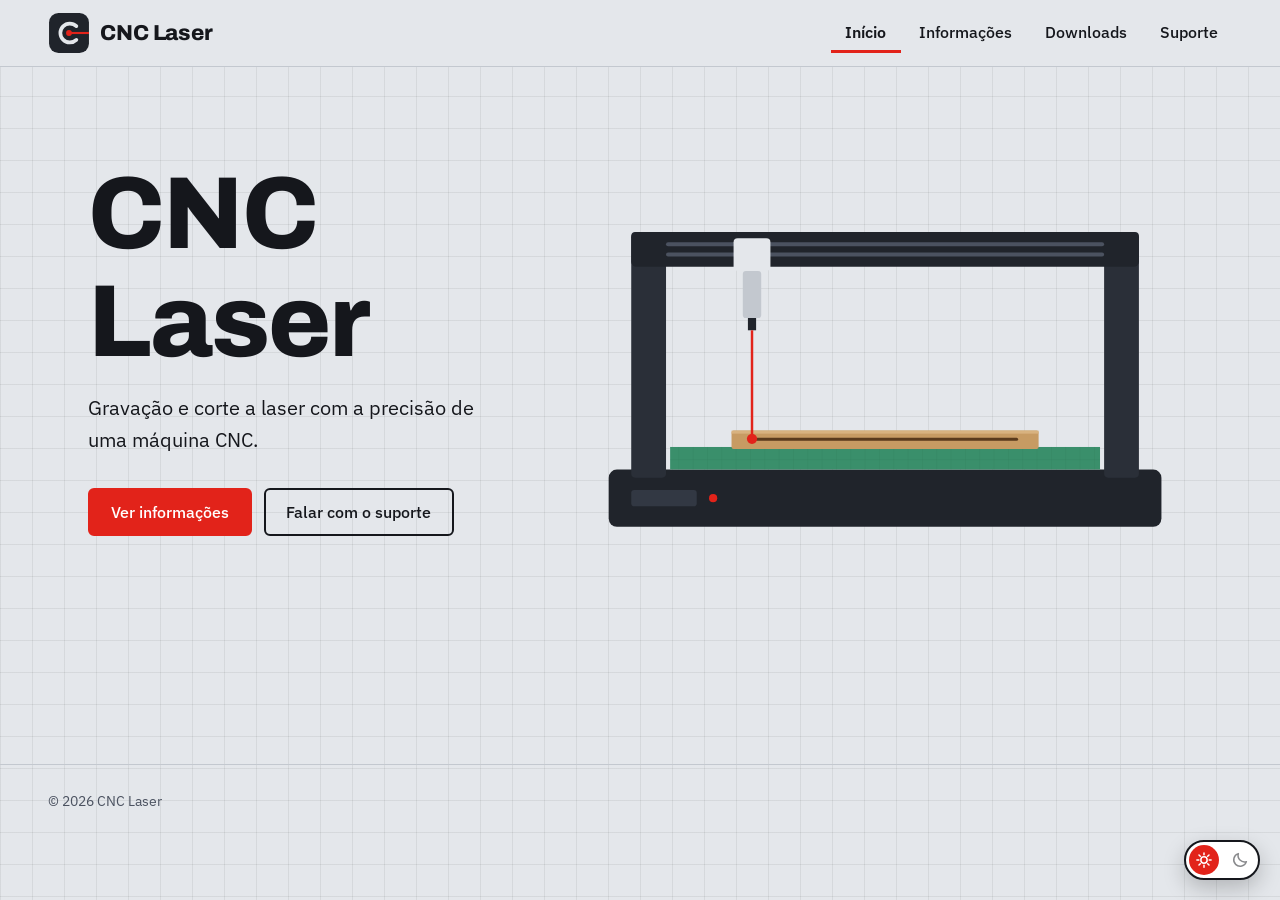
<file: CNC-Laser/index.html>
<!DOCTYPE html>
<html lang="pt-PT">
<head>
  <meta charset="UTF-8">
  <meta name="viewport" content="width=device-width, initial-scale=1">
  <title>CNC Laser</title>
  <meta name="description" content="CNC Laser: gravação e corte a laser com precisão de CNC.">
  <link rel="icon" href="data:image/svg+xml,%3Csvg xmlns='http://www.w3.org/2000/svg' viewBox='0 0 40 40'%3E%3Crect width='40' height='40' rx='8' fill='%2320242B'/%3E%3Cpath d='M27 13.5A9 9 0 1 0 27 26.5' stroke='%23E4E7EB' stroke-width='3.5' fill='none' stroke-linecap='round'/%3E%3Cpath d='M20 20H36' stroke='%23E2231A' stroke-width='2'/%3E%3C/svg%3E">
  <link rel="preconnect" href="https://fonts.googleapis.com">
  <link rel="preconnect" href="https://fonts.gstatic.com" crossorigin>
  <link href="https://fonts.googleapis.com/css2?family=Archivo:wght@500;800&family=IBM+Plex+Sans:wght@400;500&display=swap" rel="stylesheet">
  <link rel="stylesheet" href="style.css">
  <script>
    /* Aplica o tema antes de a página aparecer, para não piscar */
    (function () {
      var t;
      try { t = localStorage.getItem("tema"); } catch (e) {}
      if (t !== "claro" && t !== "escuro") {
        t = window.matchMedia && matchMedia("(prefers-color-scheme: dark)").matches ? "escuro" : "claro";
      }
      document.documentElement.dataset.tema = t;
    })();
  </script>
</head>
<body>

  <header class="topo">
    <!-- Logótipo (canto superior esquerdo) -->
    <a class="logo" href="#inicio" data-go="inicio" aria-label="CNC Laser, ir para o início">
      <svg class="logo-marca" viewBox="0 0 40 40" aria-hidden="true">
        <rect x="1" y="1" width="38" height="38" rx="9" fill="#20242B"/>
        <path d="M27 13.5A9 9 0 1 0 27 26.5" stroke="#E4E7EB" stroke-width="3.5" fill="none" stroke-linecap="round"/>
        <path d="M20 20H39" stroke="#E2231A" stroke-width="2"/>
        <circle cx="20" cy="20" r="2.8" fill="#E2231A"/>
      </svg>
      <span class="logo-nome">CNC Laser</span>
    </a>

    <!-- Botões (canto superior direito) -->
    <nav class="menu" aria-label="Principal">
      <button type="button" data-go="inicio">Início</button>
      <button type="button" data-go="informacoes">Informações</button>
      <button type="button" data-go="downloads">Downloads</button>
      <button type="button" data-go="suporte">Suporte</button>
    </nav>
  </header>

  <main>

    <!-- TELA: INÍCIO -->
    <section id="view-inicio" class="tela tela-inicio" aria-labelledby="t-inicio">
      <div class="inicio-texto">
        <h1 id="t-inicio" tabindex="-1">CNC Laser</h1>
        <p class="lead">Gravação e corte a laser com a precisão de uma máquina CNC.</p>
        <div class="acoes">
          <button type="button" class="btn btn-principal" data-go="informacoes">Ver informações</button>
          <button type="button" class="btn" data-go="suporte">Falar com o suporte</button>
        </div>
      </div>

      <!--
        IMAGEM DA IMPRESSORA
        Quando tiveres uma foto real, apaga o <svg> abaixo e usa:
        <img src="imagens/impressora.jpg" alt="Impressora CNC Laser">
      -->
      <div class="maquina" id="imagem-impressora">
        <svg viewBox="0 0 600 400" role="img" aria-label="Ilustração da impressora CNC Laser a gravar uma tábua de madeira">
          <defs>
            <pattern id="grelha" width="14" height="14" patternUnits="userSpaceOnUse">
              <path d="M14 0H0V14" fill="none" stroke="#2f7a5b" stroke-width=".8" opacity=".55"/>
            </pattern>
          </defs>

          <!-- base -->
          <rect x="30" y="318" width="540" height="56" rx="8" fill="#20242B"/>
          <rect x="52" y="338" width="64" height="16" rx="3" fill="#323843"/>
          <circle cx="132" cy="346" r="4" fill="#E2231A"/>

          <!-- tapete de corte -->
          <rect x="90" y="296" width="420" height="22" fill="#3a8f6b"/>
          <rect x="90" y="296" width="420" height="22" fill="url(#grelha)"/>

          <!-- madeira -->
          <rect x="150" y="280" width="300" height="18" rx="2" fill="#C79B63"/>
          <rect x="150" y="280" width="300" height="3" fill="#D8B27F"/>
          <rect class="gravado" x="170" y="287" width="260" height="3" rx="1.5" fill="#5a3a1c"/>

          <!-- colunas e pórtico -->
          <rect x="52" y="86" width="34" height="240" rx="4" fill="#2a2f38"/>
          <rect x="514" y="86" width="34" height="240" rx="4" fill="#2a2f38"/>
          <rect x="52" y="86" width="496" height="34" rx="5" fill="#20242B"/>
          <rect x="86" y="96" width="428" height="4" rx="2" fill="#4b5260"/>
          <rect x="86" y="106" width="428" height="4" rx="2" fill="#4b5260"/>

          <!-- cabeça laser + feixe -->
          <g class="cabeca">
            <rect x="152" y="92" width="36" height="32" rx="4" fill="#E4E7EB"/>
            <rect x="161" y="124" width="18" height="46" rx="3" fill="#C3C8CF"/>
            <rect x="166" y="170" width="8" height="12" fill="#20242B"/>
            <line class="feixe" x1="170" y1="182" x2="170" y2="288" stroke="#E2231A" stroke-width="2.4"/>
            <circle class="ponto" cx="170" cy="288" r="5" fill="#E2231A"/>
          </g>
        </svg>
      </div>
    </section>

    <!-- TELA: INFORMAÇÕES -->
    <section id="view-informacoes" class="tela tela-texto tela-larga" aria-labelledby="t-info" hidden>
      <h1 id="t-info" tabindex="-1">Informações</h1>
      <p class="lead">Tudo o que precisas de saber sobre a CNC Laser.</p>

      <h2>Como funciona</h2>
      <ol class="passos">
        <li><strong>Desenha</strong> o teu trabalho num programa de design ou escolhe um ficheiro pronto.</li>
        <li><strong>Prepara</strong> o ficheiro: define o material, a potência e a velocidade.</li>
        <li><strong>Grava ou corta</strong>: a máquina segue o desenho com o feixe de laser.</li>
      </ol>

      <h2>Especificações</h2>

      <div class="especs">

        <!-- ÁREA DE TRABALHO -->
        <article class="espec">
          <div class="espec-texto">
            <h3>Área de trabalho</h3>
            <p class="valor" id="valor-area">Medidas a definir</p>
            <p>A cabeça do laser anda em dois eixos: o carro desliza entre as duas placas laterais e o laser sobe e desce na guia que sai dele.</p>
          </div>
          <figure class="espec-visual">
            <!-- Quando tiveres a vista de cima do Onshape, podes trocar este SVG por: <img src="imagens/vista-de-cima.png" alt="Vista de cima da impressora"> -->
            <svg viewBox="0 0 520 330" role="img" aria-label="Vista de cima da impressora CNC Laser com as medidas da área de trabalho">
              <defs>
                <marker id="seta-area" viewBox="0 0 10 10" refX="5" refY="5" markerWidth="7" markerHeight="7" orient="auto-start-reverse">
                  <path d="M0 0L10 5L0 10z" fill="currentColor"/>
                </marker>
              </defs>

              <!-- área de trabalho -->
              <rect x="120" y="40" width="280" height="170" fill="none" stroke="currentColor" stroke-opacity=".45" stroke-width="1.5" stroke-dasharray="6 6"/>

              <!-- medidas -->
              <g class="medida" fill="currentColor" stroke="currentColor">
                <line x1="122" y1="26" x2="398" y2="26" stroke-width="1.5" marker-start="url(#seta-area)" marker-end="url(#seta-area)"/>
                <text x="260" y="18" text-anchor="middle" stroke="none" data-medida="y">Y: a definir</text>
                <line x1="430" y1="42" x2="430" y2="208" stroke-width="1.5" marker-start="url(#seta-area)" marker-end="url(#seta-area)"/>
                <text x="450" y="125" text-anchor="middle" stroke="none" transform="rotate(90 450 125)" data-medida="x">X: a definir</text>
              </g>

              <!-- placas laterais -->
              <rect x="46" y="150" width="14" height="150" rx="2" fill="#C79B63" stroke="#7a5424"/>
              <rect x="460" y="150" width="14" height="150" rx="2" fill="#C79B63" stroke="#7a5424"/>

              <!-- guia e correia do eixo que liga as placas -->
              <rect x="60" y="222" width="400" height="14" fill="#C3C8CF" stroke="#8d949e"/>
              <line x1="72" y1="229" x2="448" y2="229" stroke="#8d949e" stroke-width="3" stroke-linecap="round" stroke-dasharray="0 18"/>
              <line x1="60" y1="244" x2="460" y2="244" stroke="currentColor" stroke-width="3"/>

              <!-- carro + guia que sai dele + cabeça do laser -->
              <g transform="translate(150 0)">
                <g class="carro-y">
                  <rect x="-6" y="34" width="12" height="190" fill="#C3C8CF" stroke="#8d949e"/>
                  <line x1="-10" y1="34" x2="-10" y2="214" stroke="currentColor" stroke-width="2"/>
                  <rect x="-34" y="214" width="68" height="48" rx="3" fill="#C79B63" stroke="#7a5424"/>
                  <rect x="-28" y="222" width="22" height="22" rx="2" fill="#2c3037"/>
                  <circle cx="-17" cy="233" r="4" fill="#cfd3d9"/>
                  <rect x="6" y="222" width="22" height="22" rx="2" fill="#2c3037"/>
                  <circle cx="17" cy="233" r="4" fill="#cfd3d9"/>
                  <g class="cabeca-x">
                    <rect x="-14" y="-10" width="28" height="20" rx="3" fill="#20242B"/>
                    <circle class="ponto-v" r="4" fill="#E2231A"/>
                  </g>
                </g>
              </g>
            </svg>
          </figure>
        </article>

        <!-- POTÊNCIA DO LASER -->
        <article class="espec">
          <div class="espec-texto">
            <h3>Potência do laser</h3>
            <p class="valor">Laser Tree 10W (LT-40W-AA)</p>
            <p>Alimentação de 12 V com controlo de potência por PWM. Comprimento de onda de 450 nm (laser azul).</p>
            <p>Usa sempre óculos de proteção OD5+ (200–540 nm) quando a máquina estiver a funcionar.</p>
          </div>
          <figure class="espec-visual">
            <svg viewBox="0 0 520 230" role="img" aria-label="Laser a gravar as letras ETPR/TGEI numa tábua de madeira">
              <rect x="24" y="22" width="472" height="14" rx="3" fill="#C3C8CF" stroke="#8d949e"/>

              <rect x="40" y="112" width="440" height="72" rx="4" fill="#C79B63"/>
              <rect x="40" y="184" width="440" height="12" rx="3" fill="#A57A45"/>
              <rect x="40" y="112" width="440" height="3" fill="#D8B27F"/>

              <text class="gravura" x="142" y="157" textLength="236" lengthAdjust="spacing">ETPR/TGEI</text>
              <rect class="cobertura" x="136" y="120" width="248" height="56" fill="#C79B63"/>

              <g transform="translate(138 0)">
                <g class="cabeca-l">
                  <rect x="-15" y="36" width="30" height="42" rx="4" fill="#20242B"/>
                  <path d="M-10 46H10M-10 53H10M-10 60H10" stroke="#3b4049" stroke-width="2"/>
                  <rect x="-5" y="78" width="10" height="14" fill="#C3C8CF"/>
                  <g class="feixe-l">
                    <line x1="0" y1="92" x2="0" y2="143" stroke="#E2231A" stroke-width="2.4"/>
                    <circle class="faisca" cx="0" cy="143" r="9" fill="#ff6a3d" opacity=".35"/>
                    <circle class="faisca" cx="0" cy="143" r="4.5" fill="#ffb347"/>
                    <circle class="fumo" cx="-4" cy="136" r="3" fill="#8d949e"/>
                    <circle class="fumo f2" cx="4" cy="136" r="2.5" fill="#8d949e"/>
                    <circle class="fumo f3" cx="0" cy="136" r="3.5" fill="#8d949e"/>
                  </g>
                </g>
              </g>
            </svg>
          </figure>
        </article>

        <!-- MATERIAIS -->
        <article class="espec">
          <div class="espec-texto">
            <h3>Materiais</h3>
            <dl class="materiais">
              <div><dt>Laser</dt><dd>Laser Tree 10W (LT-40W-AA), 12 V PWM, 450 nm</dd></div>
              <div><dt>Fonte</dt><dd>12 V 10 A 120 W</dd></div>
              <div><dt>Motores</dt><dd>3× Nema 17 1.5 A (17HS4401)</dd></div>
              <div><dt>Eletrónica</dt><dd>Arduino UNO + CNC Shield v3 + A4988</dd></div>
              <div><dt>Guias</dt><dd>MGN15H (250 mm)</dd></div>
              <div><dt>Polias</dt><dd>GT2 20T, furo de 5 mm</dd></div>
              <div><dt>Correia</dt><dd>GT2 6 mm (5 metros)</dd></div>
              <div><dt>Proteção</dt><dd>Óculos OD5+ (200–540 nm)</dd></div>
              <div><dt>Parafusos</dt><dd>Kit M3 em inox</dd></div>
              <div><dt>Finais de curso</dt><dd>Micro switches SPDT (10 un.)</dd></div>
            </dl>
          </div>
          <figure class="espec-visual">
            <div class="explode" id="impressora-3d" tabindex="0"></div>
            <figcaption id="legenda-peca" class="legenda-peca" aria-live="polite">Passa o cursor sobre a impressora para ver as peças.</figcaption>
          </figure>
        </article>

        <!-- SOFTWARE -->
        <article class="espec">
          <div class="espec-texto">
            <h3>Software</h3>
            <p>Dois programas que enviam o trabalho para a máquina. Escolhe o que for mais confortável para ti.</p>
          </div>
          <div class="espec-visual links-software">
            <div class="link-software">
              <div>
                <h4>LaserGRBL</h4>
                <p>Gratuito e para Windows. Simples para gravar imagens e enviar o G-code para a máquina.</p>
              </div>
              <a class="btn btn-principal" href="https://lasergrbl.com/" target="_blank" rel="noopener">Abrir site</a>
            </div>
            <div class="link-software">
              <div>
                <h4>LightBurn</h4>
                <p>Pago, com período de teste gratuito. Mais completo para desenhar, preparar e controlar os cortes.</p>
              </div>
              <a class="btn btn-principal" href="https://lightburnsoftware.com/" target="_blank" rel="noopener">Abrir site</a>
            </div>
          </div>
        </article>

        <!-- LIGAÇÃO AO COMPUTADOR -->
        <article class="espec">
          <div class="espec-texto">
            <h3>Ligação ao computador</h3>
            <p class="valor">Dell Latitude 5400 ↔ Arduino UNO</p>
            <p>A ligação é feita por cabo USB. O computador envia as instruções e o Arduino, com a CNC Shield, comanda os motores e o laser.</p>
          </div>
          <figure class="espec-visual">
            <svg viewBox="0 0 560 250" role="img" aria-label="Portátil Dell Latitude 5400 ligado por USB ao Arduino UNO com CNC Shield">
              <!-- portátil -->
              <rect x="34" y="40" width="200" height="126" rx="9" fill="#20242B"/>
              <rect x="44" y="50" width="180" height="106" rx="4" fill="#12151a"/>
              <path d="M60 130 L92 78 L124 120 L156 70 L188 110 L208 86" fill="none" stroke="#E2231A" stroke-width="3" stroke-linecap="round" stroke-linejoin="round" pathLength="100" class="traco"/>
              <rect x="150" y="132" width="62" height="16" rx="3" fill="#3a8f6b"/>
              <text x="181" y="144" text-anchor="middle" font-size="10" fill="#fff">Enviar</text>
              <path d="M16 166H252L240 180H28Z" fill="#C3C8CF" stroke="#8d949e"/>
              <rect x="116" y="166" width="40" height="4" rx="2" fill="#8d949e"/>
              <text x="134" y="208" text-anchor="middle" class="rot-svg">Dell Latitude 5400</text>

              <!-- cabo USB -->
              <path d="M250 173C292 173 292 103 338 103" fill="none" stroke="currentColor" stroke-width="5" stroke-linecap="round"/>
              <path class="cabo-dados" d="M250 173C292 173 292 103 338 103" fill="none" stroke="#E2231A" stroke-width="4" stroke-linecap="round"/>
              <text x="304" y="150" class="rot-svg" font-size="13">USB</text>

              <!-- Arduino + CNC Shield -->
              <rect x="336" y="86" width="30" height="34" rx="2" fill="#B0B6BD" stroke="#8d949e"/>
              <rect x="350" y="56" width="184" height="130" rx="8" fill="#00979C"/>
              <rect x="364" y="64" width="158" height="114" rx="4" fill="#C62828"/>
              <rect x="372" y="68" width="142" height="6" fill="#20242B"/>
              <rect x="372" y="168" width="142" height="6" fill="#20242B"/>
              <rect x="384" y="86" width="30" height="46" fill="#1f6f43"/><rect x="390" y="90" width="18" height="14" fill="#C3C8CF"/>
              <rect x="424" y="86" width="30" height="46" fill="#1f6f43"/><rect x="430" y="90" width="18" height="14" fill="#C3C8CF"/>
              <rect x="464" y="86" width="30" height="46" fill="#1f6f43"/><rect x="470" y="90" width="18" height="14" fill="#C3C8CF"/>
              <rect x="378" y="142" width="26" height="22" fill="#1e5eb7"/>
              <circle cx="438" cy="152" r="9" fill="#20242B"/><circle cx="438" cy="152" r="4" fill="#4b5260"/>
              <circle cx="470" cy="152" r="9" fill="#20242B"/><circle cx="470" cy="152" r="4" fill="#4b5260"/>
              <circle class="led" cx="357" cy="150" r="3" fill="#ffb347"/>
              <circle class="led l2" cx="357" cy="162" r="3" fill="#ffb347"/>
              <text x="442" y="208" text-anchor="middle" class="rot-svg">Arduino UNO + CNC Shield v3</text>
            </svg>
          </figure>
        </article>

      </div>
    </section>

    <!-- TELA: DOWNLOADS -->
    <section id="view-downloads" class="tela tela-texto" aria-labelledby="t-downloads" hidden>
      <h1 id="t-downloads" tabindex="-1">Downloads</h1>
      <p class="lead">Os programas que precisas para usar a CNC Laser.</p>

      <!--
        Para cada software:
        1) copia o ficheiro (.zip ou .exe) para a pasta "downloads"
        2) confirma que o nome do ficheiro no href é igual
        3) troca o nome e a explicação pelos teus
      -->
      <div class="softwares">
        <article class="software">
          <div>
            <h2>Software de controlo</h2>
            <p>Liga o computador à máquina. Carregas o desenho, escolhes o material, a potência e a velocidade, e envias o trabalho para gravar ou cortar.</p>
            <p class="meta">Versão: a definir</p>
          </div>
          <a class="btn btn-principal" href="downloads/software-controlo.zip" download>Descarregar</a>
        </article>

        <article class="software">
          <div>
            <h2>Software de design</h2>
            <p>Serve para criar e preparar os desenhos antes de os enviares para a máquina. Exporta o resultado num formato que o software de controlo aceite.</p>
            <p class="meta">Versão: a definir</p>
          </div>
          <a class="btn btn-principal" href="downloads/software-design.zip" download>Descarregar</a>
        </article>
      </div>
    </section>

    <!-- TELA: SUPORTE -->
    <section id="view-suporte" class="tela tela-texto" aria-labelledby="t-suporte" hidden>
      <h1 id="t-suporte" tabindex="-1">Suporte</h1>
      <p class="lead">Problemas comuns e como resolvê-los.</p>

      <div class="faq">
        <details>
          <summary>A gravação sai fraca ou muito clara</summary>
          <p>Aumenta a potência ou diminui a velocidade. Limpa também a lente com um pano próprio e confirma que o material está bem focado.</p>
        </details>
        <details>
          <summary>O laser não corta o material por completo</summary>
          <p>Faz mais uma passagem, diminui a velocidade e verifica a distância entre a lente e o material. Materiais mais grossos precisam de mais passagens.</p>
        </details>
        <details>
          <summary>O desenho sai deslocado ou com os cantos tortos</summary>
          <p>Verifica se as correias estão bem esticadas e se os parafusos das polias estão apertados. Diminuir a velocidade também ajuda.</p>
        </details>
        <details>
          <summary>A máquina não liga ou o computador não a reconhece</summary>
          <p>Confirma a fonte de alimentação e o cabo USB. Experimenta outra porta USB ou outro cabo e reinicia o programa de controlo.</p>
        </details>
        <details>
          <summary>Há muito fumo ou cheiro a queimado</summary>
          <p>Trabalha sempre com boa ventilação ou exaustão. Limpa os resíduos do tapete de corte e reduz a potência. Se vires chamas, desliga a máquina de imediato.</p>
        </details>
      </div>

      <div class="manual">
        <div>
          <h2>Manual de utilização</h2>
          <p>Guia completo da máquina, em PDF.</p>
        </div>
        <!-- Copia o PDF para a pasta "manuais" com este nome (ou muda o href) -->
        <div class="acoes">
          <a class="btn" href="manuais/manual-de-utilizacao.pdf" target="_blank" rel="noopener">Abrir manual</a>
          <a class="btn btn-principal" href="manuais/manual-de-utilizacao.pdf" download>Descarregar PDF</a>
        </div>
      </div>

      <div class="contacto">
        <p class="aviso">Se não achou a solução, mande e-mail para o suporte.</p>
        <p id="estado-copia" class="estado" role="status" aria-live="polite"></p>
        <button type="button" id="copiar-email" class="btn btn-principal" aria-label="Copiar o email de suporte"></button>
      </div>
    </section>

  </main>

  <footer class="rodape">© 2026 CNC Laser</footer>

  <!-- Botão de tema (canto inferior direito, em todas as telas) -->
  <button type="button" id="tema" class="tema" role="switch" aria-checked="false" aria-label="Modo escuro" title="Mudar para modo escuro">
    <svg class="tema-fundo tema-fundo-sol" viewBox="0 0 24 24" aria-hidden="true"><circle cx="12" cy="12" r="4.2"/><path d="M12 2.5v2.6M12 18.9v2.6M2.5 12h2.6M18.9 12h2.6M5.3 5.3l1.8 1.8M16.9 16.9l1.8 1.8M5.3 18.7l1.8-1.8M16.9 7.1l1.8-1.8"/></svg>
    <svg class="tema-fundo tema-fundo-lua" viewBox="0 0 24 24" aria-hidden="true"><path d="M20.5 14.2A8.6 8.6 0 0 1 9.8 3.5a8.6 8.6 0 1 0 10.7 10.7z"/></svg>
    <span class="tema-bola" aria-hidden="true">
      <svg class="icone-sol" viewBox="0 0 24 24"><circle cx="12" cy="12" r="4.2"/><path d="M12 2.5v2.6M12 18.9v2.6M2.5 12h2.6M18.9 12h2.6M5.3 5.3l1.8 1.8M16.9 16.9l1.8 1.8M5.3 18.7l1.8-1.8M16.9 7.1l1.8-1.8"/></svg>
      <svg class="icone-lua" viewBox="0 0 24 24"><path d="M20.5 14.2A8.6 8.6 0 0 1 9.8 3.5a8.6 8.6 0 1 0 10.7 10.7z"/></svg>
    </span>
  </button>

  <script src="script.js"></script>
  <script src="animacoes.js"></script>
</body>
</html>
</file>
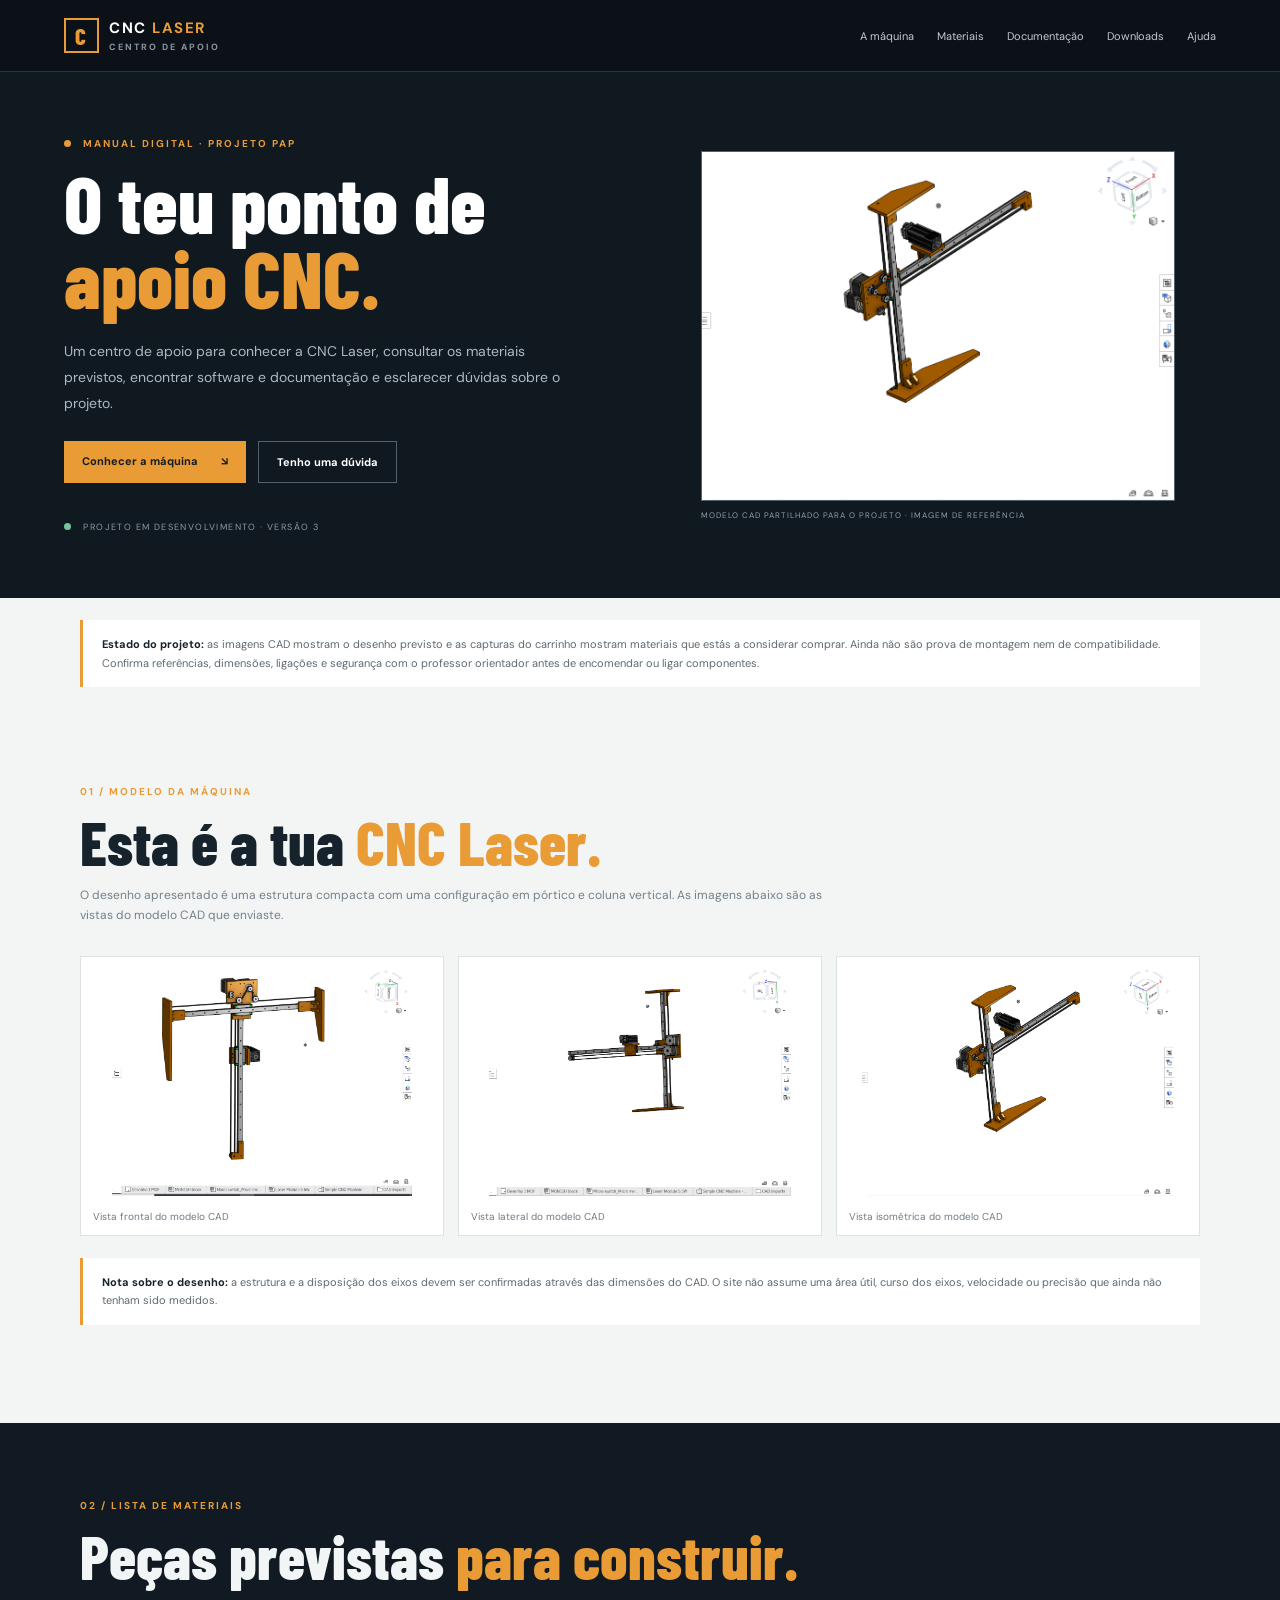
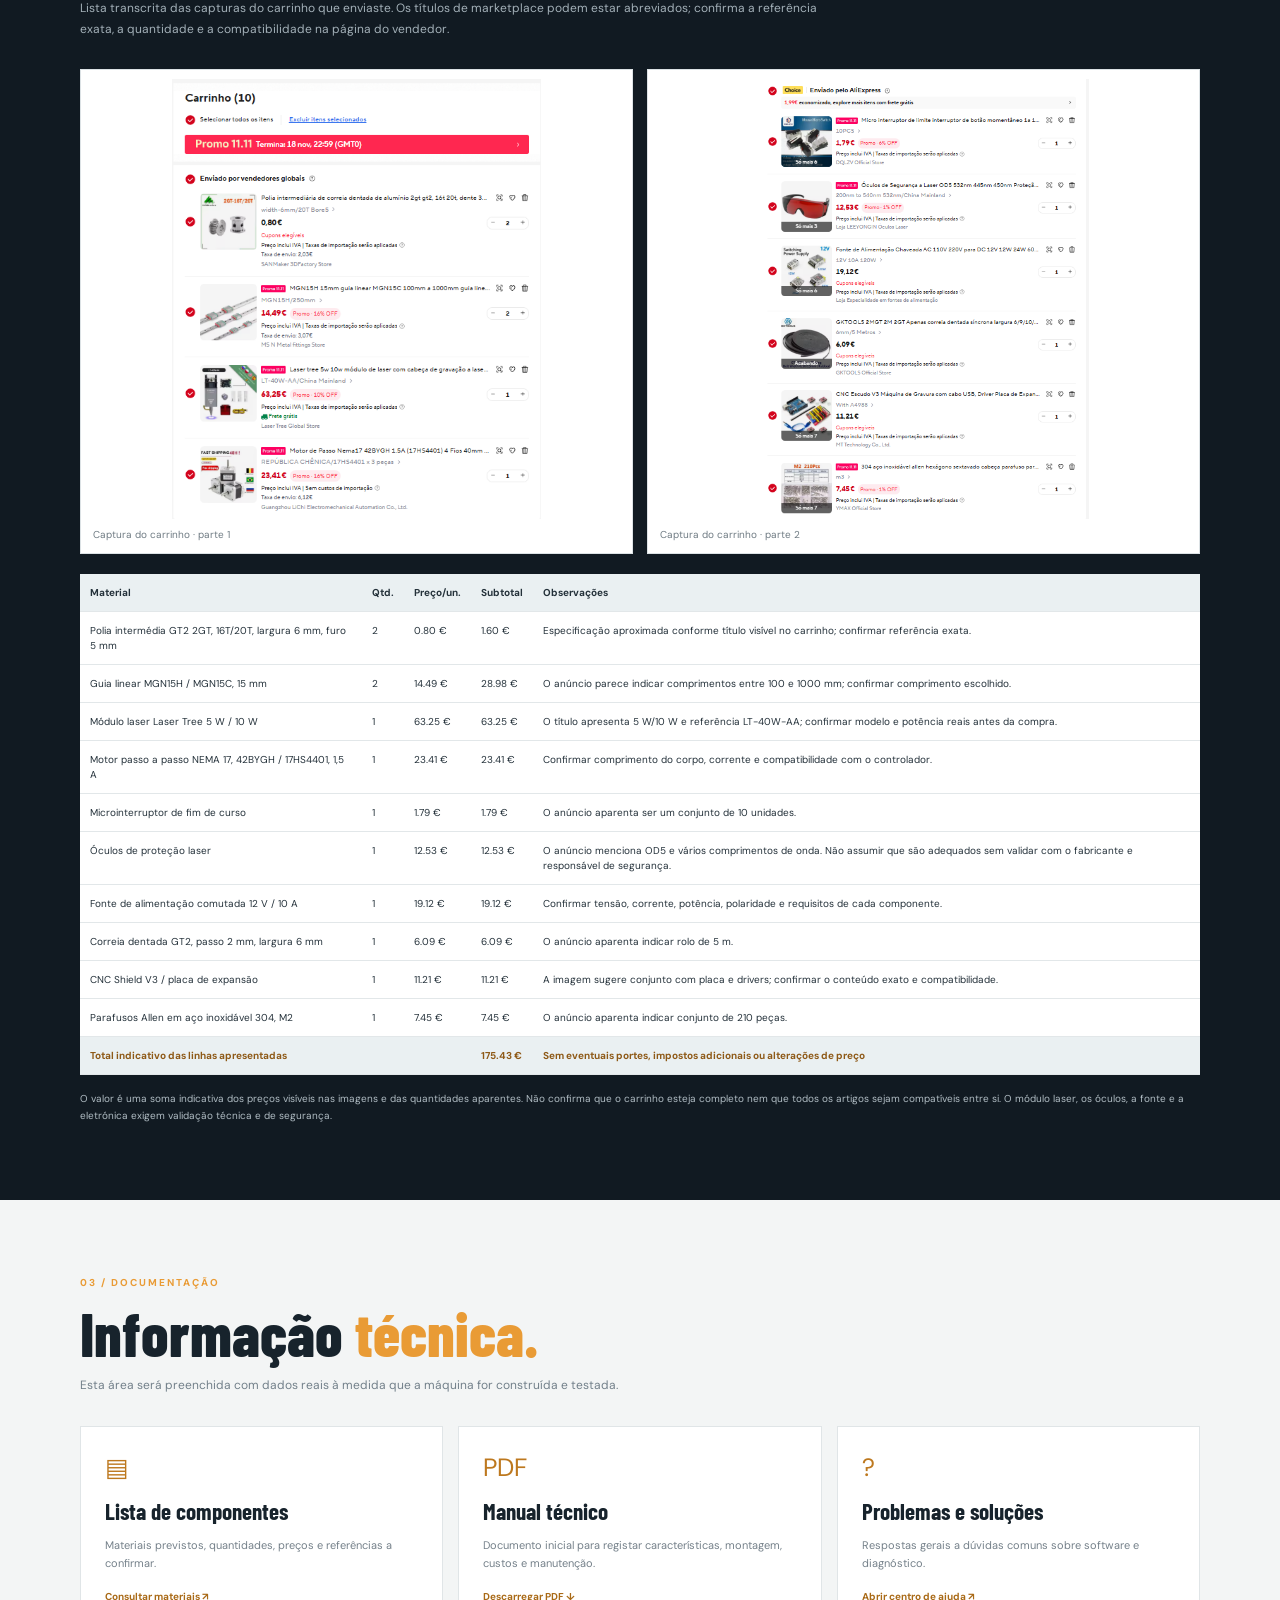
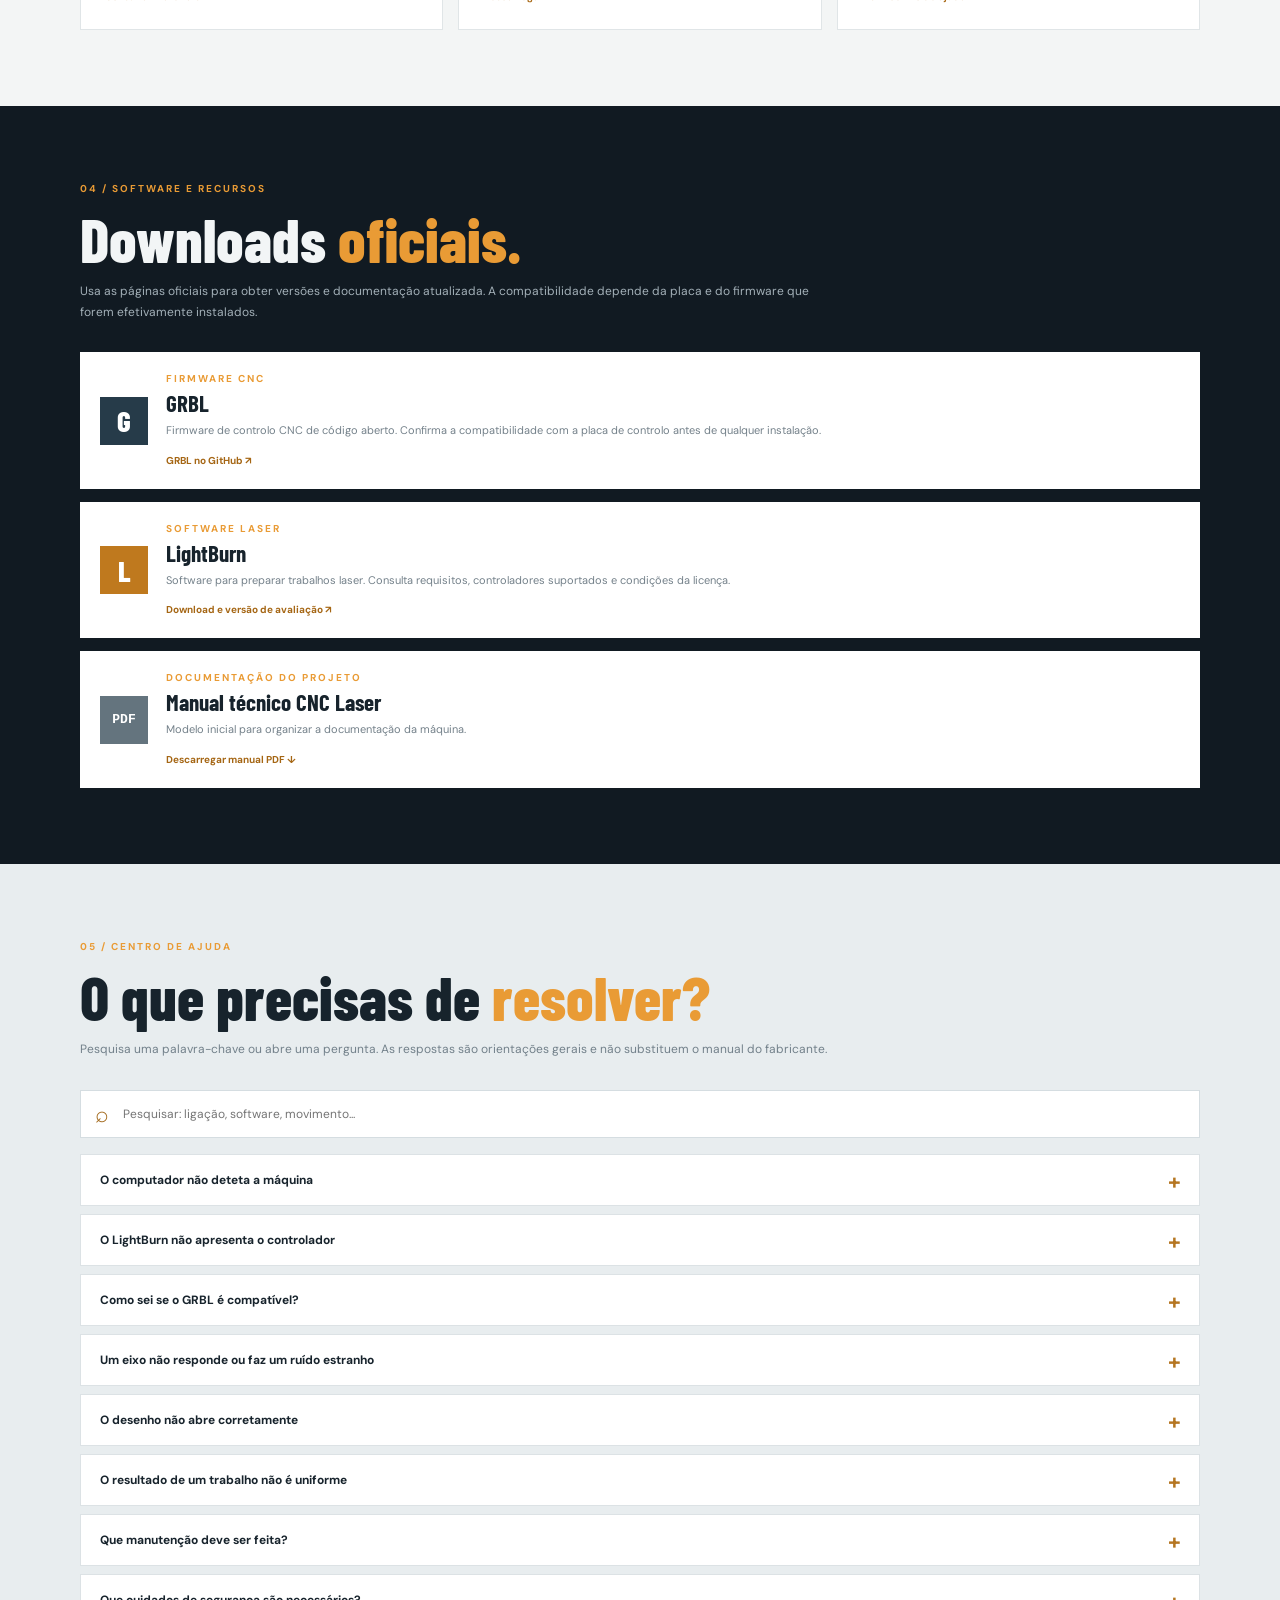
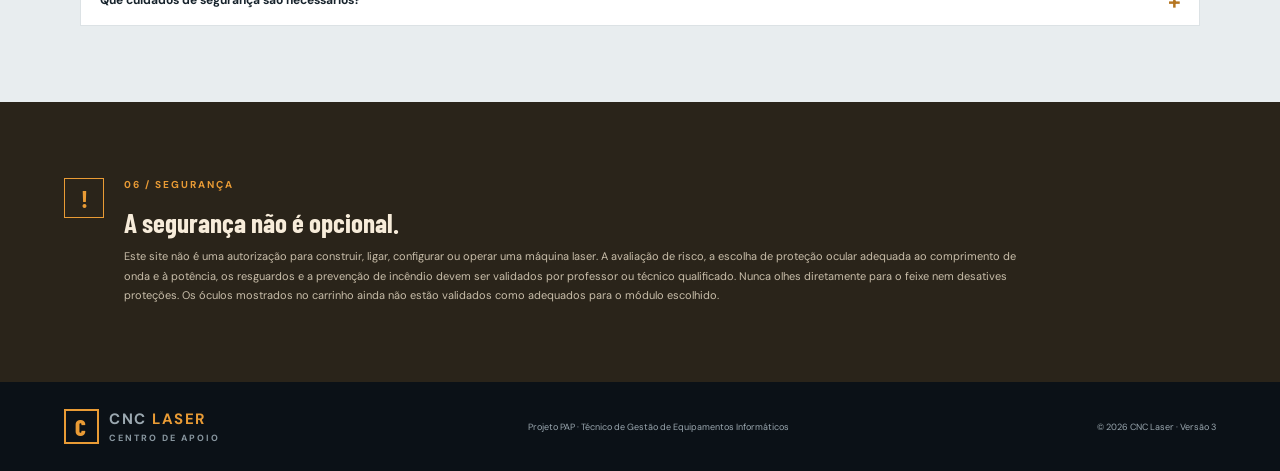
<file: CNC_Laser_Centro_Apoio_v3/index.html>
<!DOCTYPE html><html lang="pt-PT"><head><meta charset="UTF-8"><meta name="viewport" content="width=device-width, initial-scale=1">
<meta name="description" content="Centro público de apoio à máquina CNC Laser do projeto PAP."><title>CNC Laser | Centro de Apoio</title><link rel="stylesheet" href="style.css"></head><body>
<header class="header"><a class="brand" href="#top"><span class="mark">C</span><span>CNC <b>LASER</b><small>CENTRO DE APOIO</small></span></a><button id="menuBtn" class="menu-btn" aria-label="Abrir menu" aria-expanded="false">☰</button><nav id="nav"><a href="#maquina">A máquina</a><a href="#materiais">Materiais</a><a href="#documentacao">Documentação</a><a href="#downloads">Downloads</a><a href="#ajuda">Ajuda</a></nav></header>
<main id="top">
<section class="hero"><div class="hero-content"><p class="eyebrow"><i></i> MANUAL DIGITAL · PROJETO PAP</p><h1>O teu ponto de<br><em>apoio CNC.</em></h1><p class="intro">Um centro de apoio para conhecer a CNC Laser, consultar os materiais previstos, encontrar software e documentação e esclarecer dúvidas sobre o projeto.</p><div class="actions"><a class="btn primary" href="#maquina">Conhecer a máquina <span>↘</span></a><a class="btn secondary" href="#ajuda">Tenho uma dúvida</a></div><div class="hero-note"><span class="live-dot"></span> PROJETO EM DESENVOLVIMENTO · VERSÃO 3</div></div>
<div class="hero-art"><img src="assets/cad_isometrica.png" alt="Vista isométrica do modelo CAD da CNC Laser"><small>MODELO CAD PARTILHADO PARA O PROJETO · IMAGEM DE REFERÊNCIA</small></div></section>
<div class="disclaimer"><b>Estado do projeto:</b> as imagens CAD mostram o desenho previsto e as capturas do carrinho mostram materiais que estás a considerar comprar. Ainda não são prova de montagem nem de compatibilidade. Confirma referências, dimensões, ligações e segurança com o professor orientador antes de encomendar ou ligar componentes.</div>

<section class="section" id="maquina"><div class="heading"><p class="eyebrow">01 / MODELO DA MÁQUINA</p><h2>Esta é a tua <em>CNC Laser.</em></h2><p>O desenho apresentado é uma estrutura compacta com uma configuração em pórtico e coluna vertical. As imagens abaixo são as vistas do modelo CAD que enviaste.</p></div>
<div class="gallery"><figure><img src="assets/cad_frente.png" alt="Modelo CAD, vista frontal"><figcaption>Vista frontal do modelo CAD</figcaption></figure><figure><img src="assets/cad_lateral.png" alt="Modelo CAD, vista lateral"><figcaption>Vista lateral do modelo CAD</figcaption></figure><figure><img src="assets/cad_isometrica.png" alt="Modelo CAD, vista isométrica"><figcaption>Vista isométrica do modelo CAD</figcaption></figure></div>
<div class="note"><b>Nota sobre o desenho:</b> a estrutura e a disposição dos eixos devem ser confirmadas através das dimensões do CAD. O site não assume uma área útil, curso dos eixos, velocidade ou precisão que ainda não tenham sido medidos.</div></section>

<section class="section dark" id="materiais"><div class="heading"><p class="eyebrow">02 / LISTA DE MATERIAIS</p><h2>Peças previstas <em>para construir.</em></h2><p>Lista transcrita das capturas do carrinho que enviaste. Os títulos de marketplace podem estar abreviados; confirma a referência exata, a quantidade e a compatibilidade na página do vendedor.</p></div>
<div class="cart-images"><figure><img src="assets/materiais_parte1.png" alt="Captura do carrinho com os primeiros materiais"><figcaption>Captura do carrinho · parte 1</figcaption></figure><figure><img src="assets/materiais_parte2.png" alt="Captura do carrinho com os restantes materiais"><figcaption>Captura do carrinho · parte 2</figcaption></figure></div>
<div class="table-wrap"><table><thead><tr><th>Material</th><th>Qtd.</th><th>Preço/un.</th><th>Subtotal</th><th>Observações</th></tr></thead><tbody><tr><td>Polia intermédia GT2 2GT, 16T/20T, largura 6 mm, furo 5 mm</td><td>2</td><td>0.80 €</td><td>1.60 €</td><td>Especificação aproximada conforme título visível no carrinho; confirmar referência exata.</td></tr><tr><td>Guia linear MGN15H / MGN15C, 15 mm</td><td>2</td><td>14.49 €</td><td>28.98 €</td><td>O anúncio parece indicar comprimentos entre 100 e 1000 mm; confirmar comprimento escolhido.</td></tr><tr><td>Módulo laser Laser Tree 5 W / 10 W</td><td>1</td><td>63.25 €</td><td>63.25 €</td><td>O título apresenta 5 W/10 W e referência LT-40W-AA; confirmar modelo e potência reais antes da compra.</td></tr><tr><td>Motor passo a passo NEMA 17, 42BYGH / 17HS4401, 1,5 A</td><td>1</td><td>23.41 €</td><td>23.41 €</td><td>Confirmar comprimento do corpo, corrente e compatibilidade com o controlador.</td></tr><tr><td>Microinterruptor de fim de curso</td><td>1</td><td>1.79 €</td><td>1.79 €</td><td>O anúncio aparenta ser um conjunto de 10 unidades.</td></tr><tr><td>Óculos de proteção laser</td><td>1</td><td>12.53 €</td><td>12.53 €</td><td>O anúncio menciona OD5 e vários comprimentos de onda. Não assumir que são adequados sem validar com o fabricante e responsável de segurança.</td></tr><tr><td>Fonte de alimentação comutada 12 V / 10 A</td><td>1</td><td>19.12 €</td><td>19.12 €</td><td>Confirmar tensão, corrente, potência, polaridade e requisitos de cada componente.</td></tr><tr><td>Correia dentada GT2, passo 2 mm, largura 6 mm</td><td>1</td><td>6.09 €</td><td>6.09 €</td><td>O anúncio aparenta indicar rolo de 5 m.</td></tr><tr><td>CNC Shield V3 / placa de expansão</td><td>1</td><td>11.21 €</td><td>11.21 €</td><td>A imagem sugere conjunto com placa e drivers; confirmar o conteúdo exato e compatibilidade.</td></tr><tr><td>Parafusos Allen em aço inoxidável 304, M2</td><td>1</td><td>7.45 €</td><td>7.45 €</td><td>O anúncio aparenta indicar conjunto de 210 peças.</td></tr></tbody><tfoot><tr><th colspan="3">Total indicativo das linhas apresentadas</th><th>175.43 €</th><th>Sem eventuais portes, impostos adicionais ou alterações de preço</th></tr></tfoot></table></div>
<p class="small-note">O valor é uma soma indicativa dos preços visíveis nas imagens e das quantidades aparentes. Não confirma que o carrinho esteja completo nem que todos os artigos sejam compatíveis entre si. O módulo laser, os óculos, a fonte e a eletrónica exigem validação técnica e de segurança.</p></section>

<section class="section" id="documentacao"><div class="heading"><p class="eyebrow">03 / DOCUMENTAÇÃO</p><h2>Informação <em>técnica.</em></h2><p>Esta área será preenchida com dados reais à medida que a máquina for construída e testada.</p></div><div class="cards three">
<a class="tile" href="#materiais"><span class="tile-icon">▤</span><h3>Lista de componentes</h3><p>Materiais previstos, quantidades, preços e referências a confirmar.</p><span class="tile-link">Consultar materiais ↗</span></a>
<a class="tile" href="manual_tecnico_CNC_Laser.pdf" download><span class="tile-icon">PDF</span><h3>Manual técnico</h3><p>Documento inicial para registar características, montagem, custos e manutenção.</p><span class="tile-link">Descarregar PDF ↓</span></a>
<a class="tile" href="#ajuda"><span class="tile-icon">?</span><h3>Problemas e soluções</h3><p>Respostas gerais a dúvidas comuns sobre software e diagnóstico.</p><span class="tile-link">Abrir centro de ajuda ↗</span></a></div></section>

<section class="section dark" id="downloads"><div class="heading"><p class="eyebrow">04 / SOFTWARE E RECURSOS</p><h2>Downloads <em>oficiais.</em></h2><p>Usa as páginas oficiais para obter versões e documentação atualizada. A compatibilidade depende da placa e do firmware que forem efetivamente instalados.</p></div>
<div class="software-list"><article class="software"><div class="software-symbol">G</div><div class="software-text"><p class="eyebrow">FIRMWARE CNC</p><h3>GRBL</h3><p>Firmware de controlo CNC de código aberto. Confirma a compatibilidade com a placa de controlo antes de qualquer instalação.</p><a href="https://github.com/gnea/grbl" target="_blank" rel="noopener">GRBL no GitHub ↗</a></div></article>
<article class="software"><div class="software-symbol amber">L</div><div class="software-text"><p class="eyebrow">SOFTWARE LASER</p><h3>LightBurn</h3><p>Software para preparar trabalhos laser. Consulta requisitos, controladores suportados e condições da licença.</p><a href="https://lightburnsoftware.com/pages/download-trial" target="_blank" rel="noopener">Download e versão de avaliação ↗</a></div></article>
<article class="software"><div class="software-symbol muted">PDF</div><div class="software-text"><p class="eyebrow">DOCUMENTAÇÃO DO PROJETO</p><h3>Manual técnico CNC Laser</h3><p>Modelo inicial para organizar a documentação da máquina.</p><a href="manual_tecnico_CNC_Laser.pdf" download>Descarregar manual PDF ↓</a></div></article></div></section>

<section class="section pale" id="ajuda"><div class="heading"><p class="eyebrow">05 / CENTRO DE AJUDA</p><h2>O que precisas de <em>resolver?</em></h2><p>Pesquisa uma palavra-chave ou abre uma pergunta. As respostas são orientações gerais e não substituem o manual do fabricante.</p></div><div class="searchbox"><span>⌕</span><input id="faqSearch" type="search" placeholder="Pesquisar: ligação, software, movimento..." aria-label="Pesquisar dúvidas"></div>
<div class="faq-list" id="faqList">
<details class="faq" data-search="computador software ligação usb porta comunicação"><summary>O computador não deteta a máquina</summary><p>Confirma o cabo e a porta utilizados e se o software reconhece o controlador. Consulta a documentação da placa. Se continuar sem ser reconhecida, pede ao orientador para verificar os controladores e a configuração. Não alteres firmware ou cablagem por tentativa e erro.</p></details>
<details class="faq" data-search="lightburn controlador placa compatibilidade"><summary>O LightBurn não apresenta o controlador</summary><p>Verifica se a placa é suportada pela versão do LightBurn e consulta a documentação oficial. A compatibilidade depende da placa e do firmware instalados. Regista o modelo exato do controlador antes de procurar uma solução.</p></details>
<details class="faq" data-search="grbl firmware versão placa"><summary>Como sei se o GRBL é compatível?</summary><p>Identifica a placa de controlo e consulta a documentação do fabricante e do projeto GRBL. Não carregues firmware apenas porque o nome parece correto. Confirma tudo com o professor orientador.</p></details>
<details class="faq" data-search="eixo motor movimento ruído"><summary>Um eixo não responde ou faz um ruído estranho</summary><p>Interrompe o trabalho e não forces o mecanismo. Solicita uma verificação supervisionada da estrutura, cablagem e componentes. Não desmontes nem mexas em ligações com o equipamento alimentado.</p></details>
<details class="faq" data-search="ficheiro desenho vetor formato importar"><summary>O desenho não abre corretamente</summary><p>Confirma se o ficheiro está num formato aceite pela versão do programa e se foi exportado corretamente. Consulta a ajuda oficial e começa por ficheiros de teste fornecidos pelo projeto.</p></details>
<details class="faq" data-search="resultado gravação irregular material"><summary>O resultado de um trabalho não é uniforme</summary><p>Suspende os testes e regista o material, o ficheiro e as condições em que ocorreu o problema. A verificação do módulo e da ótica deve ser feita por pessoa qualificada, seguindo as instruções do fabricante.</p></details>
<details class="faq" data-search="manutenção limpeza poeira"><summary>Que manutenção deve ser feita?</summary><p>Segue o plano do fabricante e o procedimento definido pelo orientador. Regista inspeções, anomalias e substituições. Qualquer intervenção deve ser feita com o equipamento em condição segura e por pessoa competente.</p></details>
<details class="faq" data-search="laser segurança óculos incêndio proteção"><summary>Que cuidados de segurança são necessários?</summary><p>Um laser pode causar lesões oculares e cutâneas e provocar incêndios. A máquina só deve ser utilizada com proteção adequada, resguardos e supervisão qualificada. Nunca contornes sistemas de segurança nem operes o laser com a máquina aberta ou sem autorização.</p></details>
</div><p id="noResults" class="no-results" hidden>Não foram encontradas perguntas com esse termo. Experimenta outra palavra.</p></section>
<section class="section safety"><div class="safety-icon">!</div><div><p class="eyebrow">06 / SEGURANÇA</p><h2>A segurança não é opcional.</h2><p>Este site não é uma autorização para construir, ligar, configurar ou operar uma máquina laser. A avaliação de risco, a escolha de proteção ocular adequada ao comprimento de onda e à potência, os resguardos e a prevenção de incêndio devem ser validados por professor ou técnico qualificado. Nunca olhes diretamente para o feixe nem desatives proteções. Os óculos mostrados no carrinho ainda não estão validados como adequados para o módulo escolhido.</p></div></section>
</main><footer><a class="brand" href="#top"><span class="mark">C</span><span>CNC <b>LASER</b><small>CENTRO DE APOIO</small></span></a><p>Projeto PAP · Técnico de Gestão de Equipamentos Informáticos</p><small>© <span id="year"></span> CNC Laser · Versão 3</small></footer><script src="script.js"></script></body></html>
</file>
<file: CNC-Laser/style.css>
:root {
  --aluminio: #E4E7EB;
  --aluminio-escuro: #C3C8CF;
  --grafite: #20242B;
  --tinta: #15171C;
  --feixe: #E2231A;
  --feixe-escuro: #B8180F;
  --madeira: #C79B63;
  --fundo-pagina: var(--aluminio);
  --grelha: rgba(21, 23, 28, .07);
  --texto-suave: #4b5260;
  --superficie: rgba(255, 255, 255, .6);
  --codigo-fundo: rgba(21, 23, 28, .08);
  --ok: #1f7a4d;
  --erro: #B8180F;
  --botao-tema: #ffffff;
  color-scheme: light;
  --fonte-titulo: "Archivo", "Arial Black", system-ui, sans-serif;
  --fonte-texto: "IBM Plex Sans", system-ui, -apple-system, "Segoe UI", sans-serif;
}

/* Tema escuro: só muda o corpo da página. A barra de cima tem cores próprias e nunca muda. */
:root[data-tema="escuro"] {
  --aluminio: #14171C;
  --aluminio-escuro: #343a45;
  --tinta: #E9ECEF;
  --grelha: rgba(233, 236, 239, .06);
  --texto-suave: #a9b1bd;
  --superficie: rgba(255, 255, 255, .05);
  --codigo-fundo: rgba(233, 236, 239, .12);
  --ok: #5fd39a;
  --erro: #ff6b60;
  --botao-tema: #20242B;
  color-scheme: dark;
}

*, *::before, *::after { box-sizing: border-box; }

html { scroll-behavior: smooth; }

body {
  margin: 0;
  min-height: 100vh;
  display: flex;
  flex-direction: column;
  background-color: var(--aluminio);
  /* grelha de tapete de corte */
  background-image:
    linear-gradient(var(--grelha) 1px, transparent 1px),
    linear-gradient(90deg, var(--grelha) 1px, transparent 1px);
  background-size: 32px 32px;
  color: var(--tinta);
  font-family: var(--fonte-texto);
  font-size: 1.0625rem;
  line-height: 1.6;
  transition: background-color .3s, color .3s;
}

:focus-visible {
  outline: 3px solid var(--feixe);
  outline-offset: 3px;
}

/* ---------- Topo ---------- */
.topo {
  position: sticky;
  top: 0;
  z-index: 10;
  display: flex;
  align-items: center;
  justify-content: space-between;
  gap: 1rem;
  padding: .75rem clamp(1rem, 4vw, 3rem);
  background: #E4E7EB;
  border-bottom: 1px solid #C3C8CF;
}

.logo {
  display: inline-flex;
  align-items: center;
  gap: .65rem;
  color: #15171C;
  text-decoration: none;
}
.logo-marca { width: 42px; height: 42px; flex: none; }
.logo-nome {
  font-family: var(--fonte-titulo);
  font-weight: 800;
  font-size: 1.35rem;
  letter-spacing: -.01em;
}

.menu { display: flex; gap: .25rem; }
.menu button {
  appearance: none;
  border: 0;
  background: none;
  padding: .55rem .9rem;
  font: 500 1rem var(--fonte-texto);
  color: #15171C;
  cursor: pointer;
  border-bottom: 3px solid transparent;
  transition: border-color .15s, color .15s;
}
.menu button:hover { border-bottom-color: #C3C8CF; }
.menu button[aria-current="page"] { border-bottom-color: var(--feixe); font-weight: 600; }

/* ---------- Telas ---------- */
main { flex: 1; }
.tela[hidden] { display: none; }

h1, h2 {
  font-family: var(--fonte-titulo);
  font-weight: 800;
  line-height: 1.05;
  letter-spacing: -.02em;
  margin: 0;
}
h1:focus { outline: none; }
h2 { font-size: 1.6rem; margin: 2.5rem 0 1rem; }

.lead { font-size: 1.25rem; max-width: 34ch; margin: 1rem 0 0; }

/* Início */
.tela-inicio {
  max-width: 1200px;
  margin: 0 auto;
  padding: clamp(2rem, 6vw, 5rem) clamp(1rem, 4vw, 3rem);
  display: grid;
  grid-template-columns: minmax(0, 5fr) minmax(0, 7fr);
  align-items: center;
  gap: clamp(1.5rem, 4vw, 4rem);
}
.tela-inicio h1 { font-size: clamp(3.2rem, 8vw, 6.5rem); }

.acoes { display: flex; flex-wrap: wrap; gap: .75rem; margin-top: 2rem; }

.btn {
  appearance: none;
  border: 2px solid var(--tinta);
  background: transparent;
  color: var(--tinta);
  padding: .75rem 1.3rem;
  border-radius: 6px;
  font: 500 1rem var(--fonte-texto);
  cursor: pointer;
  transition: background-color .15s, color .15s, border-color .15s;
}
.btn:hover { background: var(--tinta); color: var(--aluminio); }
.btn-principal { background: var(--feixe); border-color: var(--feixe); color: #fff; }
.btn-principal:hover { background: var(--feixe-escuro); border-color: var(--feixe-escuro); color: #fff; }

/* Ilustração da máquina */
.maquina svg { display: block; width: 100%; height: auto; }
.maquina img { display: block; width: 100%; height: auto; border-radius: 10px; }

.cabeca { animation: mover 7s cubic-bezier(.6, 0, .4, 1) infinite; }
.gravado {
  transform-box: fill-box;
  transform-origin: left center;
  animation: gravar 7s cubic-bezier(.6, 0, .4, 1) infinite;
}
.feixe, .ponto { animation: pulsar 1.2s ease-in-out infinite alternate; }

@keyframes mover {
  0%   { transform: translateX(0); }
  70%  { transform: translateX(260px); }
  100% { transform: translateX(260px); }
}
@keyframes gravar {
  0%   { transform: scaleX(0); opacity: 1; }
  70%  { transform: scaleX(1); opacity: 1; }
  92%  { transform: scaleX(1); opacity: 1; }
  100% { transform: scaleX(1); opacity: 0; }
}
@keyframes pulsar { from { opacity: .75; } to { opacity: 1; } }

/* Telas de texto */
.tela-texto {
  max-width: 880px;
  margin: 0 auto;
  padding: clamp(2rem, 5vw, 4rem) clamp(1rem, 4vw, 3rem);
}
.tela-texto h1 { font-size: clamp(2.4rem, 6vw, 4rem); }

.passos { padding-left: 1.4rem; max-width: 60ch; }
.passos li { margin-bottom: .75rem; padding-left: .3rem; }
.passos li::marker { color: var(--feixe); font-weight: 700; }

.nota { max-width: 60ch; color: var(--texto-suave); }
code { background: var(--codigo-fundo); padding: .1em .35em; border-radius: 4px; font-size: .92em; }

.tabela-wrap { overflow-x: auto; }
table { width: 100%; border-collapse: collapse; background: var(--superficie); }
th, td { text-align: left; padding: .85rem 1rem; border-bottom: 1px solid var(--aluminio-escuro); }
th { font-weight: 600; width: 40%; }
td { color: var(--texto-suave); }

/* Suporte */
.faq { margin-top: 2rem; border-top: 1px solid var(--aluminio-escuro); }

details { border-bottom: 1px solid var(--aluminio-escuro); padding: .9rem 0; }
summary { cursor: pointer; font-weight: 600; }
details p { margin: .6rem 0 0; color: var(--texto-suave); max-width: 60ch; }

.contacto { margin-top: 2.5rem; }
.aviso { font-size: 1.15rem; font-weight: 500; margin: 0; }
.estado { min-height: 1.6em; margin: .5rem 0 .5rem; font-weight: 500; color: var(--ok); }
.estado.erro { color: var(--erro); }

/* Downloads */
.softwares { margin-top: 2rem; border-top: 1px solid var(--aluminio-escuro); }
.software {
  display: grid;
  grid-template-columns: minmax(0, 1fr) auto;
  align-items: center;
  gap: 1.5rem;
  padding: 1.75rem 0;
  border-bottom: 1px solid var(--aluminio-escuro);
}
.software h2 { margin: 0 0 .5rem; font-size: 1.4rem; }
.software p { margin: 0; max-width: 56ch; }
.software .meta { margin-top: .6rem; font-size: .95rem; color: var(--texto-suave); }
a.btn { display: inline-block; text-decoration: none; text-align: center; }

/* Manual (Suporte) */
.manual {
  display: grid;
  grid-template-columns: minmax(0, 1fr) auto;
  align-items: center;
  gap: 1.5rem;
  margin-top: 2.5rem;
  padding: 1.5rem 0;
  border-top: 1px solid var(--aluminio-escuro);
  border-bottom: 1px solid var(--aluminio-escuro);
}
.manual h2 { margin: 0 0 .3rem; font-size: 1.4rem; }
.manual p { margin: 0; }
.manual .acoes { margin-top: 0; }

/* Informações: especificações animadas */
.tela-larga { max-width: 1120px; }
.especs { margin-top: 1.5rem; border-top: 1px solid var(--aluminio-escuro); }
.espec {
  display: grid;
  grid-template-columns: minmax(0, 5fr) minmax(0, 7fr);
  gap: clamp(1.25rem, 3vw, 3rem);
  align-items: center;
  padding: 2rem 0;
  border-bottom: 1px solid var(--aluminio-escuro);
}
.espec h3 { font-family: var(--fonte-titulo); font-weight: 800; font-size: 1.6rem; letter-spacing: -.02em; line-height: 1.1; margin: 0 0 .6rem; }
.espec p { margin: .5rem 0 0; max-width: 46ch; }
.espec .valor { font-weight: 600; font-size: 1.15rem; }
.espec-visual {
  margin: 0;
  padding: .75rem;
  border: 1px solid var(--aluminio-escuro);
  border-radius: 10px;
  background: var(--superficie);
  color: var(--tinta);
}
.espec-visual svg { display: block; width: 100%; height: auto; }
.espec-visual svg text { font-family: var(--fonte-texto); font-size: 15px; fill: currentColor; }
.espec-visual .rot-svg { font-size: 15px; font-weight: 500; }

.materiais { margin: .75rem 0 0; font-size: .97rem; }
.materiais div { display: grid; grid-template-columns: 7.5rem 1fr; gap: .75rem; padding: .35rem 0; border-bottom: 1px solid var(--aluminio-escuro); }
.materiais dt { font-weight: 600; }
.materiais dd { margin: 0; color: var(--texto-suave); }

.links-software { display: grid; gap: 0; padding: 0 1rem; }
.link-software { display: grid; grid-template-columns: minmax(0, 1fr) auto; gap: 1.25rem; align-items: center; padding: 1.25rem 0; }
.link-software + .link-software { border-top: 1px solid var(--aluminio-escuro); }
.link-software h4 { margin: 0 0 .25rem; font-family: var(--fonte-titulo); font-size: 1.25rem; }
.link-software p { margin: 0; font-size: .97rem; color: var(--texto-suave); }

/* Área de trabalho */
.medida { animation: pulso 3s ease-in-out infinite; }
.carro-y { animation: andarY 8s ease-in-out infinite alternate; }
.cabeca-x { animation: andarX 2.6s ease-in-out infinite alternate; }
.ponto-v { filter: drop-shadow(0 0 4px #E2231A); }
@keyframes andarY { from { transform: translateX(0); } to { transform: translateX(220px); } }
@keyframes andarX { from { transform: translateY(205px); } to { transform: translateY(52px); } }
@keyframes pulso { 0%, 100% { opacity: .6; } 50% { opacity: 1; } }

/* Laser a escrever na madeira */
.espec-visual svg text.gravura { font-family: var(--fonte-titulo); font-weight: 800; font-size: 40px; fill: #4a2c10; animation: textoGravado 7s linear infinite; }
.cobertura { transform-box: fill-box; transform-origin: right center; animation: revelar 7s linear infinite; }
.cabeca-l { animation: percorrer 7s linear infinite; }
.feixe-l { animation: ligarFeixe 7s linear infinite; }
.faisca { animation: faisca .18s steps(2) infinite alternate; }
.fumo { opacity: 0; transform-box: fill-box; transform-origin: center; animation: fumo 1.4s ease-out infinite; }
.fumo.f2 { animation-delay: .45s; }
.fumo.f3 { animation-delay: .9s; }
@keyframes percorrer { 0% { transform: translateX(0); } 70% { transform: translateX(246px); } 92% { transform: translateX(246px); } 100% { transform: translateX(0); } }
@keyframes revelar { 0% { transform: scaleX(1); } 70% { transform: scaleX(0); } 100% { transform: scaleX(0); } }
@keyframes textoGravado { 0%, 92% { opacity: 1; } 97%, 100% { opacity: 0; } }
@keyframes ligarFeixe { 0%, 69% { opacity: 1; } 71%, 99% { opacity: 0; } 100% { opacity: 1; } }
@keyframes faisca { from { opacity: .55; } to { opacity: 1; } }
@keyframes fumo { 0% { opacity: 0; transform: translate(0, 0) scale(.6); } 20% { opacity: .55; } 100% { opacity: 0; transform: translate(0, -34px) scale(1.8); } }

/* Impressora que se monta e desmonta */
.explode { cursor: pointer; border-radius: 8px; }
.explode:focus-visible { outline-offset: 4px; }
.explode svg { display: block; width: 100%; height: auto; overflow: visible; }
.peca { animation: desmontar 9s ease-in-out infinite; animation-delay: calc(var(--i) * 70ms); transition: filter .2s; }
.peca:hover { filter: drop-shadow(0 0 5px var(--feixe)); }
.explode.aberto .peca { animation: none; transform: translate(var(--dx), var(--dy)); transition: transform .6s cubic-bezier(.3, .7, .2, 1), filter .2s; }
.legenda-peca { margin: .6rem 0 0; min-height: 1.6em; text-align: center; font-weight: 500; color: var(--texto-suave); }
@keyframes desmontar {
  0%, 22% { transform: translate(0, 0); }
  42%, 66% { transform: translate(var(--dx), var(--dy)); }
  88%, 100% { transform: translate(0, 0); }
}

/* Ligação ao computador */
.traco { stroke-dasharray: 100; animation: traco 4s ease-in-out infinite; }
.cabo-dados { stroke-dasharray: .1 16; animation: fluxo 1s linear infinite; }
.led { animation: piscar .7s steps(2) infinite; }
.led.l2 { animation-delay: .35s; }
@keyframes traco { 0% { stroke-dashoffset: 100; opacity: 1; } 55%, 85% { stroke-dashoffset: 0; opacity: 1; } 100% { stroke-dashoffset: 0; opacity: 0; } }
@keyframes fluxo { to { stroke-dashoffset: -16.1; } }
@keyframes piscar { from { opacity: 1; } to { opacity: .2; } }

/* Rodapé */
.rodape {
  padding: 1.5rem clamp(1rem, 4vw, 3rem) 5.5rem;
  border-top: 1px solid var(--aluminio-escuro);
  font-size: .9rem;
  color: var(--texto-suave);
}

/* Botão de tema */
.tema {
  position: fixed;
  right: max(1.25rem, env(safe-area-inset-right));
  bottom: max(1.25rem, env(safe-area-inset-bottom));
  z-index: 20;
  width: 76px;
  height: 40px;
  padding: 0;
  border: 2px solid var(--tinta);
  border-radius: 999px;
  background: var(--botao-tema);
  box-shadow: 0 8px 22px rgba(0, 0, 0, .22);
  cursor: pointer;
  transition: background-color .3s, border-color .3s, transform .15s;
}
.tema:hover { transform: scale(1.06); }
.tema:active { transform: scale(.97); }

.tema svg { fill: none; stroke: currentColor; stroke-width: 2; stroke-linecap: round; stroke-linejoin: round; }

.tema-fundo {
  position: absolute;
  top: 50%;
  width: 18px;
  height: 18px;
  margin-top: -9px;
  color: var(--tinta);
  opacity: .5;
}
.tema-fundo-sol { left: 9px; }
.tema-fundo-lua { right: 9px; }

.tema-bola {
  position: absolute;
  top: 3px;
  left: 3px;
  width: 30px;
  height: 30px;
  border-radius: 50%;
  background: var(--feixe);
  color: #fff;
  display: grid;
  place-items: center;
  transition: transform .35s cubic-bezier(.5, 0, .2, 1);
}
.tema-bola svg { grid-area: 1 / 1; width: 18px; height: 18px; transition: opacity .2s, transform .35s; }
.icone-lua { opacity: 0; transform: rotate(-60deg); }

:root[data-tema="escuro"] .tema-bola { transform: translateX(36px); }
:root[data-tema="escuro"] .icone-sol { opacity: 0; transform: rotate(60deg); }
:root[data-tema="escuro"] .icone-lua { opacity: 1; transform: none; }

/* ---------- Telemóvel ---------- */
@media (max-width: 800px) {
  .tela-inicio, .software, .manual, .espec { grid-template-columns: 1fr; }
  .logo-nome { font-size: 1.15rem; }
  .logo-marca { width: 36px; height: 36px; }
  .menu button { padding: .5rem .5rem; font-size: .95rem; }
}
@media (max-width: 480px) {
  .logo-nome { display: none; }
}

/* ---------- Movimento reduzido ---------- */
@media (prefers-reduced-motion: reduce) {
  html { scroll-behavior: auto; }
  body, .tema, .tema-bola, .tema-bola svg { transition: none; }
  .medida, .carro-y, .cabeca-x, .cabeca-l, .feixe-l, .faisca, .fumo, .peca, .traco, .cabo-dados, .led { animation: none; }
  .carro-y { transform: translateX(110px); }
  .cabeca-x { transform: translateY(130px); }
  .cabeca-l { transform: translateX(246px); }
  .cobertura { animation: none; transform: scaleX(0); }
  .espec-visual svg text.gravura { animation: none; }
  .cabeca { animation: none; transform: translateX(130px); }
  .gravado { animation: none; transform: scaleX(.5); }
  .feixe, .ponto { animation: none; }
}
</file>
<file: CNC_Laser_Centro_Apoio_v3/style.css>
@import url('https://fonts.googleapis.com/css2?family=Barlow+Condensed:wght@500;600;700;800&family=DM+Sans:wght@400;500;600;700&display=swap');
:root{--ink:#101820;--muted:#9baab4;--orange:#e99b35;--paper:#f3f5f5;--max:1120px}*{box-sizing:border-box}html{scroll-behavior:smooth;scroll-padding-top:80px}body{margin:0;background:var(--paper);color:#17232c;font-family:"DM Sans",Arial,sans-serif}a{text-decoration:none;color:inherit}.header{height:72px;background:#0b1117;color:white;display:flex;align-items:center;justify-content:space-between;padding:0 max(5vw,22px);position:sticky;top:0;z-index:9;border-bottom:1px solid #29343c}.brand{display:flex;align-items:center;gap:10px;font-size:15px;font-weight:700;letter-spacing:1.5px}.brand b{color:var(--orange)}.brand small{display:block;font-size:9px;color:#8997a0;letter-spacing:2px;margin-top:3px}.mark{width:35px;height:35px;border:2px solid var(--orange);display:grid;place-items:center;color:var(--orange);font:800 23px "Barlow Condensed"}.menu-btn{display:none;background:transparent;border:1px solid #53616a;color:white;padding:7px 10px;font-size:20px}nav{display:flex;gap:23px;color:#c0cbd1;font-size:11px}nav a:hover{color:var(--orange)}.hero{background:var(--ink);color:white;padding:65px max(5vw,22px);display:grid;grid-template-columns:1fr 1fr;gap:40px;align-items:center;min-height:520px}.eyebrow{font-size:10px;font-weight:700;letter-spacing:2px;color:var(--orange);margin:0 0 15px}.eyebrow i{display:inline-block;width:7px;height:7px;border-radius:50%;background:var(--orange);margin-right:8px}.hero h1,.heading h2{font:800 clamp(52px,7vw,80px)/.94 "Barlow Condensed";margin:0}.hero h1 em,.heading h2 em{font-style:normal;color:var(--orange)}.intro{color:#adbac2;max-width:510px;line-height:1.85;font-size:14px;margin:24px 0}.actions{display:flex;gap:12px;flex-wrap:wrap}.btn{display:inline-block;padding:13px 18px;font-size:11px;font-weight:700}.primary{background:var(--orange);color:#171c20}.primary span{margin-left:20px}.secondary{border:1px solid #53616a;color:white}.hero-note{font-size:9px;letter-spacing:1.4px;color:#8c9ba5;margin-top:38px}.live-dot{display:inline-block;width:7px;height:7px;border-radius:50%;background:#73c69b;margin-right:9px}.hero-art{max-width:520px;margin:auto}.hero-art img{display:block;width:100%;max-height:350px;object-fit:contain;background:#fff;border:1px solid #53616a}.hero-art small{display:block;color:#91a0a8;font-size:8px;letter-spacing:1px;margin-top:9px}.disclaimer,.note{max-width:var(--max);margin:22px auto;background:#fff;border-left:3px solid var(--orange);padding:15px 19px;color:#5e6a72;font-size:11px;line-height:1.7}.disclaimer b,.note b{color:#17232c}.section{max-width:calc(var(--max) + 10vw);margin:auto;padding:76px max(5vw,22px)}.heading{margin-bottom:30px}.heading h2{font-size:clamp(43px,5vw,61px);color:#17232c}.heading>p:last-child{color:#72808a;font-size:12px;line-height:1.7;max-width:750px;margin-top:14px}.gallery{display:grid;grid-template-columns:repeat(3,1fr);gap:14px}.gallery figure,.cart-images figure{margin:0;background:white;border:1px solid #dce2e5;padding:9px}.gallery img{width:100%;height:230px;object-fit:contain;background:#fff}.gallery figcaption,.cart-images figcaption{font-size:10px;color:#6f7b83;padding:9px 3px 3px}.dark{max-width:none;background:#111a22;color:white}.dark .heading,.dark .table-wrap,.dark .cart-images{max-width:var(--max);margin-left:auto;margin-right:auto}.dark .heading h2{color:#f2f5f6}.dark .heading>p:last-child{color:#a3b0b8}.cart-images{display:grid;grid-template-columns:1fr 1fr;gap:14px;margin-bottom:20px}.cart-images img{display:block;width:100%;max-height:440px;object-fit:contain;background:white}.table-wrap{overflow-x:auto;background:#fff;color:#24313a}.table-wrap table{border-collapse:collapse;width:100%;min-width:850px;font-size:10px}.table-wrap th,.table-wrap td{padding:11px 10px;text-align:left;vertical-align:top;border-bottom:1px solid #e2e7e9;line-height:1.5}.table-wrap thead,.table-wrap tfoot{background:#eaf0f2}.table-wrap th{font-weight:700}.table-wrap tfoot th{color:#8e5917}.small-note{font-size:10px;line-height:1.7;color:#b1bdc4;margin:15px auto 0;max-width:var(--max)}.cards{display:grid;gap:15px}.three{grid-template-columns:repeat(3,1fr)}.tile{background:#fff;border:1px solid #e0e5e7;padding:24px;transition:.2s}.tile:hover{transform:translateY(-3px);border-color:#d5a15e}.tile-icon{font-size:25px;color:#bd781e}.tile h3,.software h3{font:700 23px "Barlow Condensed";margin:13px 0 7px}.tile p{font-size:11px;color:#75818a;line-height:1.7}.tile-link{font-size:10px;color:#a96a17;font-weight:700}.software-list{max-width:var(--max);margin:auto;display:grid;gap:13px}.software{display:flex;align-items:center;gap:18px;padding:20px;background:white;color:#17232c}.software-symbol{width:48px;height:48px;flex:0 0 48px;background:#263b49;color:white;display:grid;place-items:center;font:800 29px "Barlow Condensed"}.software-symbol.amber{background:#bf791e}.software-symbol.muted{font:700 13px monospace;background:#64747e}.software-text{flex:1}.software-text .eyebrow{margin-bottom:4px}.software h3{margin:0 0 5px}.software-text p:not(.eyebrow){font-size:11px;color:#74818a;line-height:1.6;margin:0 0 8px}.software-text a{font-size:10px;color:#a56614;font-weight:700}.pale{max-width:none;background:#e8edef}.pale .heading,.pale .searchbox,.pale .faq-list,.pale .no-results{max-width:var(--max);margin-left:auto;margin-right:auto}.searchbox{height:48px;background:white;border:1px solid #d5dde1;display:flex;align-items:center;padding:0 14px;margin-bottom:16px}.searchbox span{font-size:23px;color:#a36a1d;margin-right:12px}.searchbox input{border:0;outline:0;flex:1;font:12px "DM Sans";color:#1b2730}.faq-list{display:grid;gap:8px}.faq{background:white;border:1px solid #dce2e5}.faq summary{cursor:pointer;list-style:none;padding:17px 19px;font-size:12px;font-weight:700;position:relative;padding-right:45px}.faq summary::-webkit-details-marker{display:none}.faq summary:after{content:"+";position:absolute;right:18px;top:12px;font-size:22px;color:#b57621}.faq[open] summary:after{content:"−"}.faq p{font-size:11px;color:#687780;line-height:1.8;padding:0 19px 17px;margin:0;max-width:850px}.no-results{font-size:12px;color:#65727b}.safety{max-width:none;background:#2a241a;color:#f7ecda;display:flex;gap:20px;align-items:flex-start}.safety-icon{width:40px;height:40px;flex:0 0 40px;border:1px solid var(--orange);color:var(--orange);display:grid;place-items:center;font:700 25px "Barlow Condensed"}.safety h2{font:700 27px "Barlow Condensed";margin:0 0 9px}.safety p:last-child{max-width:900px;color:#c9beaa;font-size:11px;line-height:1.8;margin:0}footer{background:#0b1117;color:#9ba8b0;padding:27px max(5vw,22px);display:flex;align-items:center;justify-content:space-between;gap:18px;flex-wrap:wrap}footer p,footer>small{font-size:9px}@media(max-width:780px){.menu-btn{display:block}nav{display:none;position:absolute;top:71px;left:0;right:0;padding:20px;background:#101820;flex-direction:column;border-bottom:1px solid #34414a}nav.open{display:flex}.hero{grid-template-columns:1fr;padding-top:52px}.hero-art{width:100%}.three{grid-template-columns:1fr}.gallery{grid-template-columns:1fr}.gallery img{height:260px}.section{padding-top:60px;padding-bottom:60px}}@media(max-width:520px){.hero h1{font-size:58px}.cart-images{grid-template-columns:1fr}.software{align-items:flex-start}.safety{padding-top:30px;padding-bottom:30px}footer{flex-direction:column;align-items:flex-start}}
</file>
